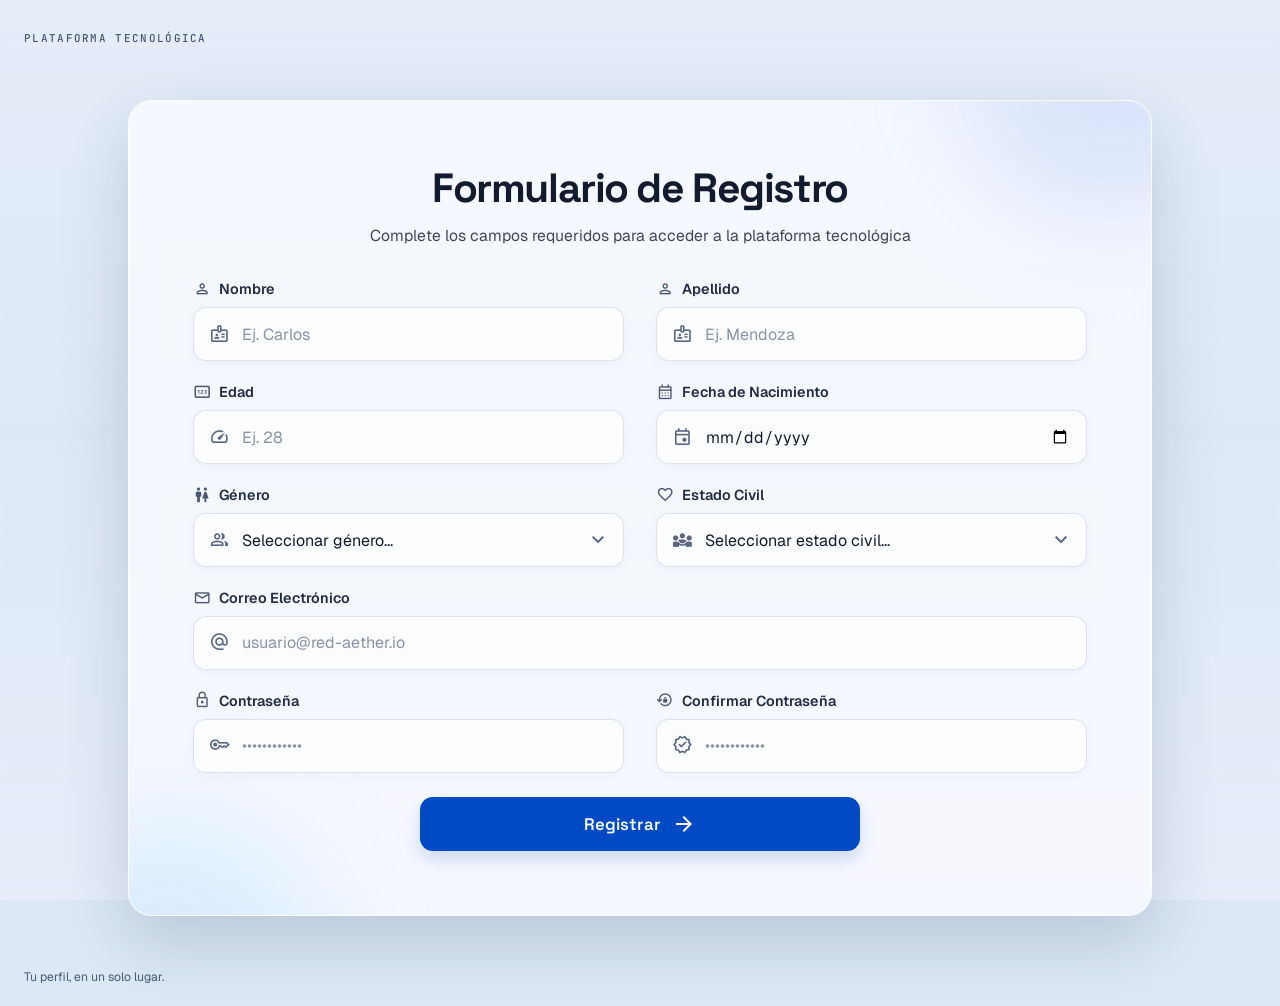
<file: index.html>
<!DOCTYPE html>
<html lang="es">
<head>
  <meta charset="UTF-8">
  <meta name="viewport" content="width=device-width, initial-scale=1.0">
  <meta name="theme-color" content="#004ac6">
  <title> Formulario de registro </title>
  <link rel="preconnect" href="https://fonts.googleapis.com">
  <link rel="preconnect" href="https://fonts.gstatic.com" crossorigin>
  <link href="https://fonts.googleapis.com/css2?family=Geist:wght@400;500;600;700&family=JetBrains+Mono:wght@400;500;600&family=Space+Grotesk:wght@500;600;700&display=swap" rel="stylesheet">
  <link href="https://fonts.googleapis.com/css2?family=Material+Symbols+Outlined:wght,FILL@100..700,0..1&display=swap" rel="stylesheet">
  <link rel="stylesheet" href="style.css">

</head>
<body class="page page-registration">
  <header class="site-header">
   
    <span class="header-caption">PLATAFORMA TECNOLÓGICA</span>

  </header>

  <main class="main-content">
    <section class="glass-card registration-card" aria-labelledby="registrationTitle">
      <div class="ambient ambient-top" aria-hidden="true"></div>
      <div class="ambient ambient-bottom" aria-hidden="true"></div>

      <div class="section-heading">
        <h1 id="registrationTitle">Formulario de Registro</h1>
        <p>Complete los campos requeridos para acceder a la plataforma tecnológica</p>
      </div>

      <form class="registration-form" id="registroForm" onsubmit="handleSubmit(event)">
        <div class="form-grid">
          <div class="form-field">
            <label for="nombre"><span class="material-symbols-outlined" aria-hidden="true">person</span>Nombre</label>
            <div class="input-wrap">
              <span class="material-symbols-outlined input-icon" aria-hidden="true">badge</span>
              <input id="nombre" name="nombre" autocomplete="given-name" placeholder="Ej. Carlos" required type="text">
            </div>
          </div>

          <div class="form-field">
            <label for="apellido"><span class="material-symbols-outlined" aria-hidden="true">person</span>Apellido</label>
            <div class="input-wrap">
              <span class="material-symbols-outlined input-icon" aria-hidden="true">badge</span>
              <input id="apellido" name="apellido" autocomplete="family-name" placeholder="Ej. Mendoza" required type="text">
            </div>
          </div>

          <div class="form-field">
            <label for="edad"><span class="material-symbols-outlined" aria-hidden="true">pin</span>Edad</label>
            <div class="input-wrap">
              <span class="material-symbols-outlined input-icon" aria-hidden="true">speed</span>
              <input id="edad" name="edad" min="14" max="120" placeholder="Ej. 28" required type="number">
            </div>
          </div>

          <div class="form-field">
            <label for="fechaNacimiento"><span class="material-symbols-outlined" aria-hidden="true">calendar_month</span>Fecha de Nacimiento</label>
            <div class="input-wrap">
              <span class="material-symbols-outlined input-icon" aria-hidden="true">event</span>
              <input id="fechaNacimiento" name="fechaNacimiento" autocomplete="bday" required type="date">
            </div>
          </div>

          <div class="form-field">
            <label for="genero"><span class="material-symbols-outlined" aria-hidden="true">wc</span>Género</label>
            <div class="input-wrap">
              <span class="material-symbols-outlined input-icon" aria-hidden="true">group</span>
              <select id="genero" name="genero" required>
                <option disabled selected value="">Seleccionar género...</option>
                <option value="masculino">Masculino</option>
                <option value="femenino">Femenino</option>
                <option value="otro">Otro</option>
                <option value="no-decir">Prefiero no decir</option>
              </select>
              <span class="material-symbols-outlined select-arrow" aria-hidden="true">expand_more</span>
            </div>
          </div>

          <div class="form-field">
            <label for="estadoCivil"><span class="material-symbols-outlined" aria-hidden="true">favorite</span>Estado Civil</label>
            <div class="input-wrap">
              <span class="material-symbols-outlined input-icon" aria-hidden="true">diversity_3</span>
              <select id="estadoCivil" name="estadoCivil" required>
                <option disabled selected value="">Seleccionar estado civil...</option>
                <option value="soltero">Soltero / a</option>
                <option value="casado">Casado / a</option>
                <option value="divorciado">Divorciado / a</option>
                <option value="viudo">Viudo / a</option>
                <option value="union-libre">Unión Libre</option>
              </select>
              <span class="material-symbols-outlined select-arrow" aria-hidden="true">expand_more</span>
            </div>
          </div>

          <div class="form-field form-field-wide">
            <label for="email"><span class="material-symbols-outlined" aria-hidden="true">mail</span>Correo Electrónico</label>
            <div class="input-wrap">
              <span class="material-symbols-outlined input-icon" aria-hidden="true">alternate_email</span>
              <input id="email" name="email" autocomplete="email" placeholder="usuario@red-aether.io" required type="email">
            </div>
          </div>

          <div class="form-field">
            <label for="password"><span class="material-symbols-outlined" aria-hidden="true">lock</span>Contraseña</label>
            <div class="input-wrap">
              <span class="material-symbols-outlined input-icon" aria-hidden="true">key</span>
              <input id="password" name="password" autocomplete="new-password" placeholder="••••••••••••" required type="password">
            </div>
          </div>

          <div class="form-field">
            <label for="confirmPassword"><span class="material-symbols-outlined" aria-hidden="true">lock_reset</span>Confirmar Contraseña</label>
            <div class="input-wrap">
              <span class="material-symbols-outlined input-icon" aria-hidden="true">verified</span>
              <input id="confirmPassword" name="confirmPassword" autocomplete="new-password" placeholder="••••••••••••" required type="password">
            </div>
          </div>
        </div>

        <div class="status-message" id="statusMessage" role="status" aria-live="polite" hidden>
          <span class="material-symbols-outlined" id="statusIcon" aria-hidden="true">check_circle</span>
          <span id="statusText"></span>
        </div>

        <div class="form-actions">
          <button class="primary-button submit-button" type="submit">
            <span> Registrar </span>
            <span class="material-symbols-outlined" aria-hidden="true">arrow_forward</span>
          </button>
        </div>
      </form>
    </section>
  </main>

  <footer class="site-footer">
    <span>Tu perfil, en un solo lugar.</span>
  </footer>

  <script src="script.js" defer></script>

</body>
</html>
</file>
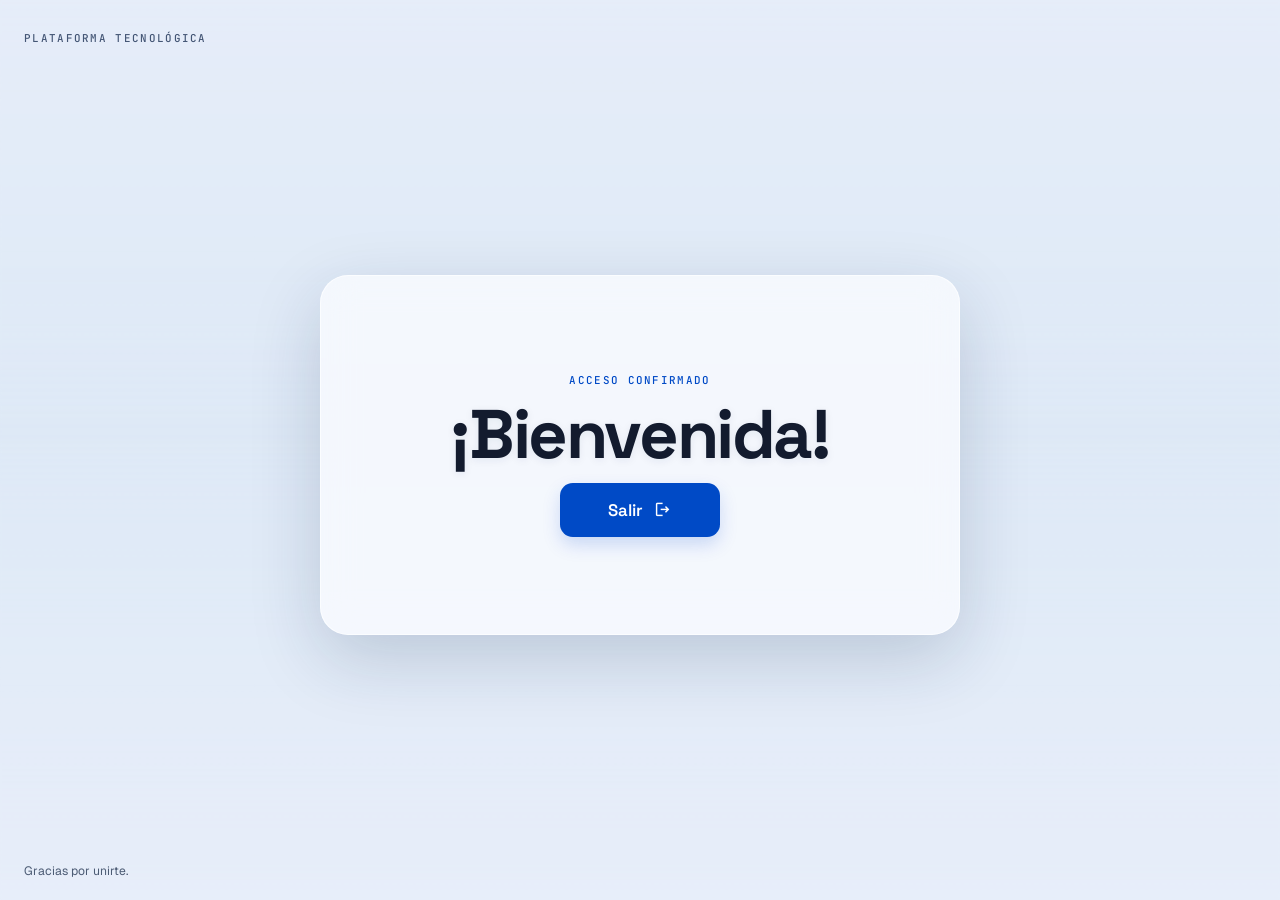
<file: bienvenida.html>
<!DOCTYPE html>
<html lang="es">
<head>
  <meta charset="UTF-8">
  <meta name="viewport" content="width=device-width, initial-scale=1.0">
  <meta name="theme-color" content="#004ac6">
  <title>Bienvenida | Aether</title>
  <link rel="preconnect" href="https://fonts.googleapis.com">
  <link rel="preconnect" href="https://fonts.gstatic.com" crossorigin>
  <link href="https://fonts.googleapis.com/css2?family=Geist:wght@400;500;600;700&family=JetBrains+Mono:wght@400;500;600&family=Space+Grotesk:wght@500;600;700&display=swap" rel="stylesheet">
  <link href="https://fonts.googleapis.com/css2?family=Material+Symbols+Outlined:wght,FILL@100..700,0..1&display=swap" rel="stylesheet">
  <link rel="stylesheet" href="style.css">
  <script src="script.js" defer></script>
</head>
<body class="page page-welcome">
  <header class="site-header">
   
    <span class="header-caption">PLATAFORMA TECNOLÓGICA</span>
    
  </header>

  <main class="main-content welcome-main">
    <section class="glass-card welcome-card" aria-labelledby="welcomeTitle">
      <p class="eyebrow">ACCESO CONFIRMADO</p>
      <h1 id="welcomeTitle">¡Bienvenida!</h1>
      <a class="primary-button exit-button" href="index.html" onclick="handleLogout(event)">
        <span>Salir</span>
        <span class="material-symbols-outlined" aria-hidden="true">logout</span>
      </a>
    </section>
  </main>

  <footer class="site-footer">
    <span>Gracias por unirte.</span>
  </footer>

</body>
</html>
</file>
<file: style.css>
:root {
  color-scheme: light;
  font-family: "Geist", sans-serif;
  color: #131b2e;
  background: #dce8f5;
  font-synthesis: none;
  text-rendering: optimizeLegibility;
  -webkit-font-smoothing: antialiased;
  -moz-osx-font-smoothing: grayscale;
  font-optical-sizing: auto;
  --primary: #004ac6;
  --primary-hover: #003ea8;
  --text: #131b2e;
  --muted: #434655;
  --glass: rgba(250, 252, 255, 0.78);
  --field: rgba(255, 255, 255, 0.68);
  --border: rgba(255, 255, 255, 0.68);
  --shadow: 0 24px 70px rgba(19, 39, 78, 0.18);
}


* {
  box-sizing: border-box;
}

html {
  min-width: 320px;
  min-height: 100%;
}

body {
  min-width: 320px;
  min-height: 100vh;
  margin: 0;
  display: flex;
  flex-direction: column;
  position: relative;
  isolation: isolate;
  background: #dce8f5 url("https://lh3.googleusercontent.com/aida-public/[base64]") center / cover fixed;
}

body::before,
body::after {
  content: "";
  position: fixed;
  inset: 0;
  z-index: -1;
  pointer-events: none;
}

body::before {
  background: linear-gradient(180deg, rgba(250, 248, 255, 0.31), rgba(226, 238, 255, 0.08) 48%, rgba(250, 248, 255, 0.38));
}

body::after {
  background: rgba(232, 241, 252, 0.15);
  backdrop-filter: blur(1px);
}

button,
input,
select {
  font: inherit;
}

button,
a,
input,
select {
  -webkit-tap-highlight-color: transparent;
}

a {
  color: inherit;
}

.site-header,
.site-footer {
  width: min(100% - 3rem, 1280px);
  margin-inline: auto;
  display: flex;
  align-items: center;
  justify-content: space-between;
}

.site-header {
  min-height: 76px;
}

.brand {
  display: inline-flex;
  align-items: center;
  gap: 0.55rem;
  color: #123568;
  font-family: "Space Grotesk", sans-serif;
  font-size: 0.95rem;
  font-weight: 700;
  letter-spacing: 0.12em;
  text-decoration: none;
}

.brand .material-symbols-outlined {
  color: var(--primary);
  font-size: 1.65rem;
}

.header-caption,
.eyebrow {
  color: #445675;
  font-family: "JetBrains Mono", monospace;
  font-size: 0.68rem;
  font-weight: 500;
  letter-spacing: 0.12em;
}

.main-content {
  width: 100%;
  flex: 1;
  display: flex;
  align-items: center;
  justify-content: center;
  padding: 1.5rem 1.5rem 2rem;
}

.glass-card {
  position: relative;
  isolation: isolate;
  overflow: hidden;
  border: 1px solid var(--border);
  background: var(--glass);
  box-shadow: var(--shadow);
  backdrop-filter: blur(18px);
  -webkit-backdrop-filter: blur(18px);
}

.registration-card {
  width: min(100%, 1024px);
  min-height: 690px;
  padding: clamp(2rem, 5vw, 4rem);
  border-radius: 1.5rem;
  display: flex;
  flex-direction: column;
  justify-content: center;
}

.ambient {
  position: absolute;
  z-index: -1;
  width: 19rem;
  aspect-ratio: 1;
  border-radius: 50%;
  filter: blur(60px);
  pointer-events: none;
}

.ambient-top {
  top: -12rem;
  right: -7rem;
  background: rgba(37, 99, 235, 0.14);
}

.ambient-bottom {
  bottom: -13rem;
  left: -7rem;
  background: rgba(91, 184, 254, 0.18);
}

.section-heading {
  position: relative;
  margin-bottom: 2rem;
  text-align: center;
}

.eyebrow {
  margin: 0 0 0.6rem;
  color: var(--primary);
}

.section-heading h1,
.welcome-card h1 {
  margin: 0;
  color: var(--text);
  font-family: "Space Grotesk", sans-serif;
  font-weight: 700;
  letter-spacing: -0.035em;
}

.section-heading h1 {
  font-size: clamp(1.9rem, 4vw, 2.55rem);
  line-height: 1.15;
}

.section-heading > p:last-child {
  margin: 0.75rem 0 0;
  color: var(--muted);
  font-size: 0.98rem;
  line-height: 1.55;
}

.registration-form {
  position: relative;
  display: flex;
  flex-direction: column;
  gap: 1.5rem;
}

.form-grid {
  display: grid;
  grid-template-columns: repeat(2, minmax(0, 1fr));
  gap: 1.35rem 2rem;
}

.form-field {
  min-width: 0;
  display: flex;
  flex-direction: column;
  gap: 0.55rem;
}

.form-field-wide {
  grid-column: 1 / -1;
}

.form-field label {
  display: flex;
  align-items: center;
  gap: 0.5rem;
  color: #202c44;
  font-size: 0.9rem;
  font-weight: 600;
}

.form-field label .material-symbols-outlined {
  color: #4a5873;
  font-size: 1.15rem;
}

.input-wrap {
  position: relative;
  display: flex;
  align-items: center;
}

.input-wrap input,
.input-wrap select {
  width: 100%;
  min-width: 0;
  min-height: 54px;
  padding: 0.85rem 1rem 0.85rem 3rem;
  border: 1px solid rgba(97, 119, 158, 0.2);
  border-radius: 0.8rem;
  outline: none;
  background: var(--field);
  color: var(--text);
  box-shadow: 0 3px 12px rgba(19, 39, 78, 0.04);
  transition: border-color 160ms ease, background 160ms ease, box-shadow 160ms ease;
}

.input-wrap input::placeholder {
  color: #68758c;
  opacity: 0.78;
}

.input-wrap input:focus,
.input-wrap select:focus {
  border-color: rgba(0, 74, 198, 0.56);
  background: rgba(255, 255, 255, 0.9);
  box-shadow: 0 0 0 3px rgba(0, 74, 198, 0.12);
}

.input-icon {
  position: absolute;
  left: 1rem;
  z-index: 1;
  color: #586681;
  font-size: 1.3rem;
  pointer-events: none;
}

.input-wrap select {
  appearance: none;
  padding-right: 2.8rem;
  cursor: pointer;
}

.select-arrow {
  position: absolute;
  right: 0.9rem;
  color: #586681;
  pointer-events: none;
}

.primary-button:focus-visible,
.brand:focus-visible,
.exit-button:focus-visible {
  outline: 3px solid rgba(0, 74, 198, 0.28);
  outline-offset: 3px;
}

.status-message {
  display: flex;
  align-items: flex-start;
  gap: 0.65rem;
  padding: 0.85rem 1rem;
  border: 1px solid rgba(0, 74, 198, 0.14);
  border-radius: 0.75rem;
  background: rgba(255, 255, 255, 0.62);
  color: #173a73;
  font-size: 0.9rem;
  line-height: 1.45;
}

.status-message[hidden] {
  display: none;
}

.status-message.is-error {
  border-color: rgba(186, 26, 26, 0.2);
  background: rgba(255, 247, 246, 0.78);
  color: #93000a;
}

.status-message .material-symbols-outlined {
  flex: 0 0 auto;
  font-size: 1.2rem;
}

.form-actions {
  display: flex;
  justify-content: center;
}

.primary-button {
  min-height: 54px;
  display: inline-flex;
  align-items: center;
  justify-content: center;
  gap: 0.65rem;
  padding: 0.85rem 1.6rem;
  border: 0;
  border-radius: 0.8rem;
  background: var(--primary);
  box-shadow: 0 8px 18px rgba(0, 74, 198, 0.18);
  color: #fff;
  font-family: "Space Grotesk", sans-serif;
  font-size: 1.05rem;
  font-weight: 600;
  text-decoration: none;
  cursor: pointer;
  transition: background 160ms ease, box-shadow 160ms ease, transform 160ms ease;
}

.primary-button:hover {
  transform: translateY(-1px);
  background: var(--primary-hover);
  box-shadow: 0 12px 24px rgba(0, 74, 198, 0.22);
}

.primary-button:active {
  transform: scale(0.99);
}

.submit-button {
  width: min(100%, 440px);
}

.site-footer {
  min-height: 58px;
  color: rgba(38, 55, 83, 0.8);
  font-size: 0.76rem;
}

.welcome-main {
  min-height: min(640px, calc(100vh - 134px));
}

.welcome-card {
  width: min(100%, 640px);
  min-height: 360px;
  padding: clamp(2.5rem, 8vw, 4.5rem) 2rem;
  border-radius: 1.75rem;
  display: flex;
  flex-direction: column;
  align-items: center;
  justify-content: center;
  text-align: center;
  transition: box-shadow 250ms ease, background 250ms ease;
}

.welcome-card:hover {
  background: rgba(250, 252, 255, 0.84);
  box-shadow: 0 28px 80px rgba(19, 39, 78, 0.2);
}

.welcome-card h1 {
  margin: 0 0 0.65rem;
  font-size: clamp(2.8rem, 8vw, 4.3rem);
  line-height: 1.1;
  text-shadow: 0 2px 8px rgba(19, 39, 78, 0.08);
}

.exit-button {
  min-width: 160px;
}

.exit-button .material-symbols-outlined {
  font-size: 1.2rem;
  transition: transform 160ms ease;
}

.exit-button:hover .material-symbols-outlined {
  transform: translateX(3px);
}

@media (max-width: 680px) {
  .site-header,
  .site-footer {
    width: min(100% - 2rem, 1280px);
  }

  .site-header {
    min-height: 64px;
  }

  .header-caption {
    font-size: 0.58rem;
    letter-spacing: 0.06em;
  }

  .main-content {
    padding: 1rem;
  }

  .registration-card {
    min-height: unset;
    padding: 2rem 1.25rem;
    border-radius: 1.2rem;
  }

  .section-heading {
    margin-bottom: 1.5rem;
  }

  .form-grid {
    grid-template-columns: minmax(0, 1fr);
    gap: 1.1rem;
  }

  .form-field-wide {
    grid-column: auto;
  }

  .registration-form {
    gap: 1.2rem;
  }

  .site-footer {
    min-height: 52px;
    font-size: 0.68rem;
  }

  .welcome-main {
    min-height: calc(100vh - 116px);
  }

  .welcome-card {
    min-height: 320px;
  }
}

@media (prefers-reduced-motion: reduce) {
  *,
  *::before,
  *::after {
    scroll-behavior: auto !important;
    transition-duration: 0.01ms !important;
  }
}
</file>
